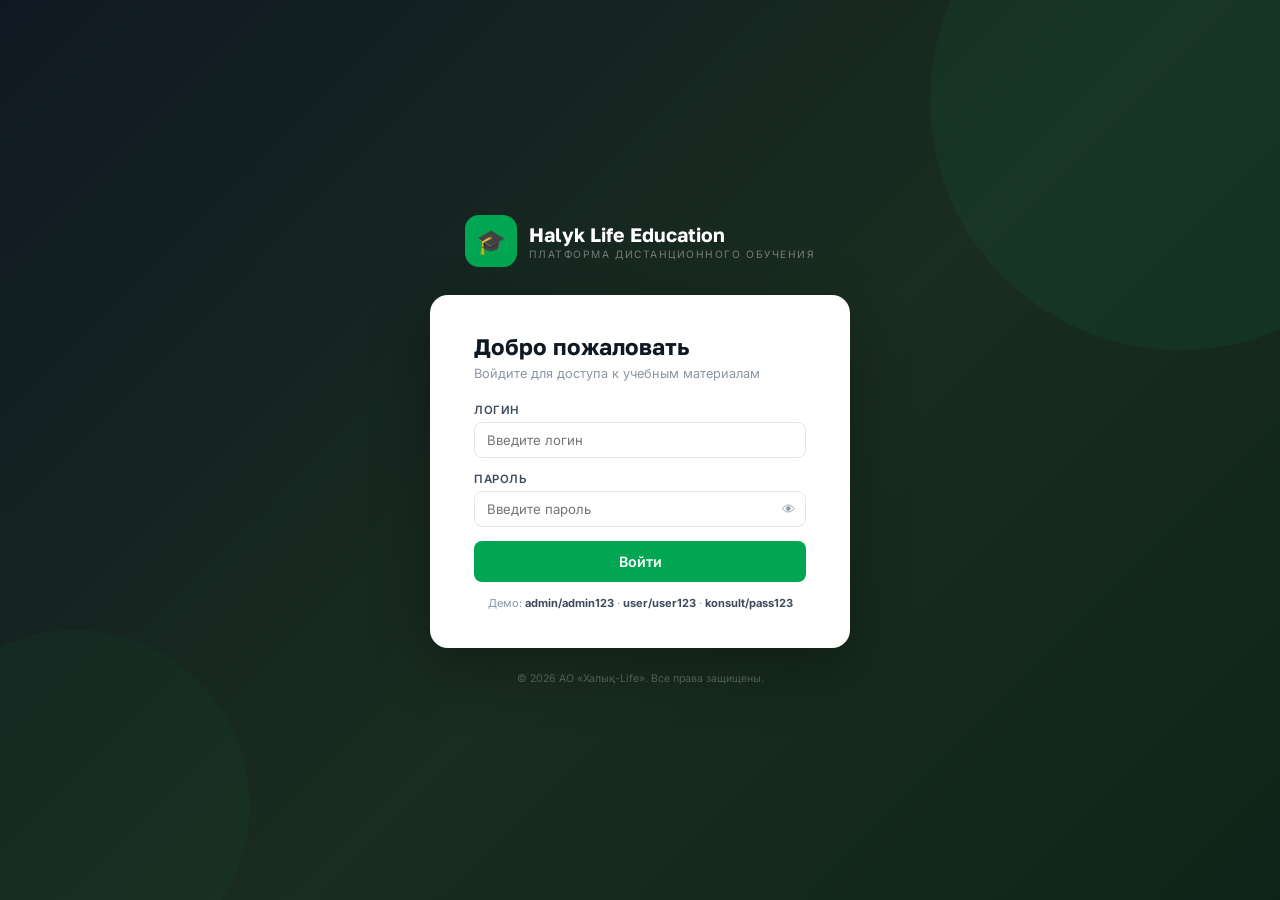
<file: index.html>
<!DOCTYPE html>
<html lang="ru">
<head>
<meta charset="UTF-8"/>
<meta name="viewport" content="width=device-width, initial-scale=1.0"/>
<title>Halyk Life Education</title>
<link rel="preconnect" href="https://fonts.googleapis.com"/>
<link href="https://fonts.googleapis.com/css2?family=Inter:wght@300;400;500;600;700;800&family=Golos+Text:wght@400;500;600;700;800&display=swap" rel="stylesheet"/>
<link rel="stylesheet" href="style.css"/>
</head>
<body>

<!-- ══ LOGIN ══════════════════════════════════ -->
<div id="screen-login" class="screen active">
  <div class="login-bg">
    <div class="login-brand">
      <div class="brand-mark">
        <div class="brand-icon">🎓</div>
        <div>
          <div class="brand-name">Halyk Life Education</div>
          <div class="brand-sub">ПЛАТФОРМА ДИСТАНЦИОННОГО ОБУЧЕНИЯ</div>
        </div>
      </div>
    </div>
    <div class="login-card">
      <h1 class="login-title">Добро пожаловать</h1>
      <p class="login-desc">Войдите для доступа к учебным материалам</p>
      <div id="login-err" class="login-err" style="display:none">Неверный логин или пароль</div>
      <div class="field"><label>Логин</label><input id="l-login" type="text" placeholder="Введите логин" autocomplete="username"/></div>
      <div class="field"><label>Пароль</label>
        <div class="pw-wrap"><input id="l-pass" type="password" placeholder="Введите пароль" autocomplete="current-password"/>
        <button class="pw-eye" onclick="togglePw()">👁</button></div>
      </div>
      <button class="btn btn-primary btn-full btn-lg" onclick="doLogin()">Войти</button>
      <div class="login-hint">Демо: <b>admin/admin123</b> · <b>user/user123</b> · <b>konsult/pass123</b></div>
    </div>
    <div class="login-footer">© 2026 АО «Халық-Life». Все права защищены.</div>
  </div>
</div>

<!-- ══ USER APP ════════════════════════════════ -->
<div id="screen-user" class="screen">
  <header class="topbar">
    <div class="tb-l">
      <button class="hamburger" onclick="toggleSide('user-side')"><span></span><span></span><span></span></button>
      <div class="topbar-brand">
        <div class="tb-icon">🎓</div>
        <div><div class="tb-name">Halyk Life Education</div></div>
      </div>
    </div>
    <div class="tb-r">
      <div class="xp-pill">⭐ <span id="u-xp">0</span> XP</div>
      <div class="streak-pill">🔥 <span id="u-streak">0</span></div>
      <div class="user-chip" onclick="toggleDrop('u-drop')">
        <div class="avatar" id="u-avatar">К</div>
        <span id="u-name">—</span>
        <div class="dropdown" id="u-drop">
          <div class="dd-item" onclick="uPage('progress')">📊 Прогресс</div>
          <div class="dd-item" onclick="uPage('certs')">🎓 Сертификаты</div>
          <div class="dd-sep"></div>
          <div class="dd-item red" onclick="doLogout()">Выйти</div>
        </div>
      </div>
    </div>
  </header>
  <div class="layout">
    <aside class="sidebar" id="user-side">
      <nav class="side-nav">
        <button class="sn-item" data-p="home" onclick="uPage('home')"><span>🏠</span>Главная</button>
        <button class="sn-item" data-p="my-courses" onclick="uPage('my-courses')"><span>📖</span>Мои курсы</button>
        <button class="sn-item" data-p="progress" onclick="uPage('progress')"><span>📊</span>Прогресс</button>
        <button class="sn-item" data-p="certs" onclick="uPage('certs')"><span>🏅</span>Сертификаты</button>
        <button class="sn-item" data-p="leaderboard" onclick="uPage('leaderboard')"><span>🏆</span>Рейтинг</button>
        <div class="sn-divider"></div>
        <div class="sn-label">Накопительное НСЖ</div>
        <div id="side-nsj"></div>
        <div class="sn-divider"></div>
        <div class="sn-label">Ненакопительное <span style="font-size:.65rem;color:var(--amber);background:#FEF3C7;padding:1px 5px;border-radius:6px">Скоро</span></div>
        <div id="side-nonsj"></div>
      </nav>
      <div class="side-footer">
        <div class="sf-user">
          <div class="avatar sm" id="side-av">К</div>
          <div><div id="side-uname" class="sf-name">—</div><div class="sf-role">Консультант</div></div>
        </div>
      </div>
    </aside>
    <main class="main" id="user-main">
      <div class="page" id="upage-home"></div>
      <div class="page" id="upage-my-courses"></div>
      <div class="page" id="upage-progress"></div>
      <div class="page" id="upage-certs"></div>
      <div class="page" id="upage-leaderboard"></div>
    </main>
  </div>
</div>

<!-- ══ LESSON SHELL ════════════════════════════ -->
<div id="lesson-shell" style="display:none;position:fixed;inset:0;background:#fff;z-index:800;display:none;flex-direction:column">
  <div class="lesson-bar">
    <button class="btn btn-ghost btn-sm" onclick="closeLesson()">← Выйти</button>
    <div class="lbar-prog">
      <div class="lbar-fill" id="lbar-fill"></div>
    </div>
    <span class="lbar-label" id="lbar-label">1/1</span>
    <div class="xp-pill" id="lbar-xp">⭐ 0</div>
  </div>
  <div class="lesson-body" id="lesson-body"></div>
  <div class="lesson-nav">
    <button class="btn btn-secondary" id="ls-prev" onclick="lsPrev()">← Назад</button>
    <button class="btn btn-primary" id="ls-next" onclick="lsNext()">Продолжить →</button>
  </div>
</div>

<!-- ══ ADMIN APP ═══════════════════════════════ -->
<div id="screen-admin" class="screen">
  <header class="topbar admin-topbar">
    <div class="tb-l">
      <button class="hamburger" onclick="toggleSide('admin-side')"><span style="background:rgba(255,255,255,.5)"></span><span style="background:rgba(255,255,255,.5)"></span><span style="background:rgba(255,255,255,.5)"></span></button>
      <div class="topbar-brand">
        <div class="tb-icon">🎓</div>
        <div><div class="tb-name" style="color:#fff">Halyk Life Education <span class="admin-badge">ADMIN</span></div></div>
      </div>
    </div>
    <div class="tb-r">
      <div class="notif-btn" onclick="toggleNotif()" id="notif-btn">
        🔔 <span class="notif-dot" id="notif-dot" style="display:none">3</span>
      </div>
      <div class="user-chip" onclick="toggleDrop('adm-drop')" style="color:rgba(255,255,255,.8)">
        <div class="avatar admin-av">А</div><span>Администратор</span>
        <div class="dropdown" id="adm-drop">
          <div class="dd-item red" onclick="doLogout()">Выйти</div>
        </div>
      </div>
    </div>
  </header>
  <div class="layout">
    <aside class="sidebar admin-sidebar" id="admin-side">
      <nav class="side-nav">
        <button class="sn-item" data-at="adm-dash" onclick="aTab('adm-dash')"><span>📊</span>Дашборд</button>
        <button class="sn-item" data-at="adm-users" onclick="aTab('adm-users')"><span>👥</span>Консультанты</button>
        <button class="sn-item" data-at="adm-catalog" onclick="aTab('adm-catalog')"><span>📚</span>Каталог курсов</button>
        <button class="sn-item" data-at="adm-content" onclick="aTab('adm-content')"><span>✏️</span>Контент</button>
        <button class="sn-item" data-at="adm-results" onclick="aTab('adm-results')"><span>🎯</span>Результаты</button>
        <button class="sn-item" data-at="adm-analytics" onclick="aTab('adm-analytics')"><span>📈</span>Аналитика</button>
        <button class="sn-item" data-at="adm-assign" onclick="aTab('adm-assign')"><span>📋</span>Назначения</button>
      </nav>
    </aside>
    <main class="main" id="admin-main">
      <div class="page" id="apage-adm-dash"></div>
      <div class="page" id="apage-adm-users"></div>
      <div class="page" id="apage-adm-catalog"></div>
      <div class="page" id="apage-adm-content"></div>
      <div class="page" id="apage-adm-results"></div>
      <div class="page" id="apage-adm-analytics"></div>
      <div class="page" id="apage-adm-assign"></div>
    </main>
  </div>
</div>

<!-- ══ NOTIFICATIONS PANEL ════════════════════ -->
<div id="notif-panel" class="notif-panel" style="display:none">
  <div class="notif-head">🔔 Уведомления <button onclick="clearNotifs()">Очистить</button></div>
  <div id="notif-list"></div>
</div>

<!-- ══ MODAL OVERLAY ══════════════════════════ -->
<div id="modal-overlay" class="modal-overlay" onclick="closeModal()" style="display:none"></div>

<!-- User Add/Edit Modal -->
<div id="modal-user" class="modal" style="display:none">
  <div class="modal-head"><h3 id="modal-user-h">Новый консультант</h3><button onclick="closeModal()">✕</button></div>
  <div class="modal-body">
    <input type="hidden" id="mu-id"/>
    <div class="field-row">
      <div class="field"><label>Имя *</label><input id="mu-first" type="text" placeholder="Айгерим"/></div>
      <div class="field"><label>Фамилия *</label><input id="mu-last" type="text" placeholder="Жакупова"/></div>
    </div>
    <div class="field"><label>Логин *</label><input id="mu-login" type="text" placeholder="a.jakupova"/></div>
    <div class="field"><label>Пароль *</label><input id="mu-pass" type="text" placeholder="Минимум 6 символов"/></div>
    <div class="field"><label>Email</label><input id="mu-email" type="email" placeholder="email@halyklife.kz"/></div>
    <div class="field"><label>Подразделение</label>
      <select id="mu-dept">
        <option>Алматы — Офис 1</option><option>Алматы — Офис 2</option>
        <option>Астана — Офис 1</option><option>Астана — Офис 2</option>
        <option>Шымкент</option><option>Атырау</option><option>Актобе</option>
      </select>
    </div>
    <div class="field"><label>Дедлайн обучения</label><input id="mu-deadline" type="date"/></div>
    <div class="field"><label>Статус</label>
      <select id="mu-status"><option value="active">Активен</option><option value="blocked">Заблокирован</option></select>
    </div>
    <div class="field">
      <label>Доступ к курсам</label>
      <div class="access-hint">Отметьте курсы, доступные этому консультанту</div>
      <div id="mu-courses" class="courses-checkboxes"></div>
    </div>
  </div>
  <div class="modal-foot">
    <button class="btn btn-secondary" onclick="closeModal()">Отмена</button>
    <button class="btn btn-primary" onclick="saveUser()">Сохранить</button>
  </div>
</div>

<!-- Course Edit Modal -->
<div id="modal-course" class="modal modal-lg" style="display:none">
  <div class="modal-head"><h3 id="modal-course-h">Редактировать курс</h3><button onclick="closeModal()">✕</button></div>
  <div class="modal-body">
    <input type="hidden" id="mc-id"/>
    <div class="field-row">
      <div class="field"><label>Название курса *</label><input id="mc-name" type="text"/></div>
      <div class="field"><label>Иконка</label><input id="mc-icon" type="text" maxlength="4" style="max-width:80px"/></div>
    </div>
    <div class="field"><label>Описание</label><textarea id="mc-desc" rows="3"></textarea></div>
    <div class="field-row">
      <div class="field"><label>Категория</label>
        <select id="mc-cat"><option value="nsj">НСЖ (Накопительное)</option><option value="nonsj">Ненакопительное</option><option value="general">Общее</option><option value="sales">Продажи</option></select>
      </div>
      <div class="field"><label>Статус</label>
        <select id="mc-status"><option value="active">Активен</option><option value="draft">Черновик</option><option value="wip">В разработке</option></select>
      </div>
    </div>
    <div class="field"><label>Цвет темы</label><input id="mc-color" type="color" value="#00A651"/></div>
  </div>
  <div class="modal-foot">
    <button class="btn btn-secondary" onclick="closeModal()">Отмена</button>
    <button class="btn btn-primary" onclick="saveCourse()">Сохранить</button>
  </div>
</div>

<!-- Module Edit Modal -->
<div id="modal-module" class="modal modal-lg" style="display:none">
  <div class="modal-head"><h3 id="modal-module-h">Редактировать модуль</h3><button onclick="closeModal()">✕</button></div>
  <div class="modal-body">
    <input type="hidden" id="mm-cid"/><input type="hidden" id="mm-mid"/>
    <div class="field"><label>Название модуля *</label><input id="mm-name" type="text"/></div>
    <div class="field"><label>Описание</label><textarea id="mm-desc" rows="2"></textarea></div>
    <div class="field-row">
      <div class="field"><label>Иконка</label><input id="mm-icon" type="text" maxlength="2" style="max-width:80px"/></div>
      <div class="field"><label>Цвет</label><input id="mm-color" type="color" value="#00A651"/></div>
      <div class="field"><label>Порядок №</label><input id="mm-order" type="number" min="1" value="1"/></div>
    </div>
  </div>
  <div class="modal-foot">
    <button class="btn btn-secondary" onclick="closeModal()">Отмена</button>
    <button class="btn btn-primary" onclick="saveModule()">Сохранить</button>
  </div>
</div>

<!-- Lesson Edit Modal -->
<div id="modal-lesson" class="modal modal-xl" style="display:none">
  <div class="modal-head"><h3 id="modal-lesson-h">Редактировать урок</h3><button onclick="closeModal()">✕</button></div>
  <div class="modal-body">
    <input type="hidden" id="ml-cid"/><input type="hidden" id="ml-mid"/><input type="hidden" id="ml-lid"/>
    <div class="field-row">
      <div class="field" style="flex:2"><label>Название урока *</label><input id="ml-title" type="text"/></div>
      <div class="field"><label>Тип</label>
        <select id="ml-type" onchange="toggleLessonFields()">
          <option value="story">📖 Урок</option>
          <option value="quiz">📝 Тест</option>
          <option value="case">💼 Кейс</option>
          <option value="simulator">🎭 Симулятор</option>
        </select>
      </div>
    </div>
    <div class="field-row">
      <div class="field"><label>Длительность (мин)</label><input id="ml-dur" type="number" min="1" value="5"/></div>
      <div class="field"><label>XP за урок</label><input id="ml-xp" type="number" min="10" value="50"/></div>
      <div class="field"><label>Баллы</label><input id="ml-pts" type="number" min="10" value="40"/></div>
      <div class="field"><label>Порядок №</label><input id="ml-order" type="number" min="1" value="1"/></div>
    </div>
    <div id="ml-story-area">
      <div class="field"><label>Вводный текст</label><textarea id="ml-intro" rows="3" placeholder="Краткое введение в тему урока..."></textarea></div>
      <div class="field"><label>Основной текст (из нормативных документов)</label><textarea id="ml-text" rows="8" placeholder="Вставьте текст из нормативных документов..."></textarea></div>
      <div class="field"><label>Ключевые тезисы (каждый с новой строки)</label><textarea id="ml-kp" rows="6" placeholder="• Тезис 1&#10;• Тезис 2"></textarea></div>
    </div>
    <div id="ml-quiz-area" style="display:none">
      <div class="field"><label>Вопросы (JSON формат)</label><textarea id="ml-questions" rows="12" placeholder='[{"text":"Вопрос?","options":["A","B","C","D"],"correct":0,"explanation":"Пояснение"}]'></textarea></div>
      <div style="font-size:.78rem;color:var(--muted);margin-top:5px">Формат: массив объектов с полями text, options[], correct (индекс), explanation</div>
    </div>
  </div>
  <div class="modal-foot">
    <button class="btn btn-secondary" onclick="closeModal()">Отмена</button>
    <button class="btn btn-primary" onclick="saveLesson()">Сохранить</button>
  </div>
</div>

<!-- Assignment Modal -->
<div id="modal-assign" class="modal" style="display:none">
  <div class="modal-head"><h3>Назначить курс</h3><button onclick="closeModal()">✕</button></div>
  <div class="modal-body">
    <div class="field"><label>Кому назначить</label>
      <select id="ass-who"><option value="all">Всем консультантам</option><option value="dept">По подразделению</option></select>
    </div>
    <div class="field"><label>Подразделение</label>
      <select id="ass-dept"><option>Алматы — Офис 1</option><option>Алматы — Офис 2</option><option>Астана — Офис 1</option><option>Астана — Офис 2</option><option>Шымкент</option><option>Атырау</option></select>
    </div>
    <div class="field"><label>Курс</label><select id="ass-course"></select></div>
    <div class="field"><label>Дедлайн</label><input id="ass-deadline" type="date"/></div>
    <div class="field"><label>Приоритет</label>
      <select id="ass-priority"><option value="mandatory">Обязательно</option><option value="recommended">Рекомендовано</option></select>
    </div>
  </div>
  <div class="modal-foot">
    <button class="btn btn-secondary" onclick="closeModal()">Отмена</button>
    <button class="btn btn-primary" onclick="saveAssignment()">Назначить</button>
  </div>
</div>

<div id="toast-wrap"></div>
<script src="db.js"></script>
<script src="app.js"></script>
</body>
</html>
</file>
<file: style.css>
:root{
  --g:#00A651;--gd:#007A3D;--gl:#E6F7EE;--gm:#C3EAD3;
  --ink:#0F1923;--slate:#3D4A5C;--muted:#8A96A3;--border:#E2E8EF;
  --mist:#F4F7F5;--white:#fff;
  --blue:#3B82F6;--purple:#8B5CF6;--red:#EF4444;--amber:#F59E0B;
  --pink:#EC4899;--teal:#14B8A6;
  --r:12px;--rs:8px;--shadow:0 2px 12px rgba(15,25,35,.07);
  --shadow-lg:0 8px 32px rgba(15,25,35,.14);--tr:.18s ease;
  --topH:60px;--sideW:252px;
}
*,*::before,*::after{box-sizing:border-box;margin:0;padding:0}
html{font-size:15px}
body{font-family:'Inter',sans-serif;background:var(--mist);color:var(--ink);-webkit-font-smoothing:antialiased}
h1,h2,h3,h4{font-family:'Golos Text',sans-serif;line-height:1.25}
::-webkit-scrollbar{width:5px;height:5px}
::-webkit-scrollbar-thumb{background:var(--border);border-radius:4px}

/* ── SCREENS ── */
.screen{display:none;flex-direction:column;min-height:100vh}
.screen.active{display:flex}

/* ── LOGIN ── */
.login-bg{flex:1;display:flex;flex-direction:column;align-items:center;justify-content:center;
  background:linear-gradient(135deg,#0F1923 0%,#1A2D1F 55%,#0D2518 100%);
  padding:24px;position:relative;overflow:hidden;min-height:100vh}
.login-bg::before{content:'';position:absolute;width:500px;height:500px;border-radius:50%;
  background:rgba(0,166,81,.07);top:-150px;right:-150px;pointer-events:none}
.login-bg::after{content:'';position:absolute;width:350px;height:350px;border-radius:50%;
  background:rgba(0,166,81,.04);bottom:-80px;left:-100px;pointer-events:none}
.login-brand{margin-bottom:28px;position:relative;z-index:1}
.brand-mark{display:flex;align-items:center;gap:12px;justify-content:center}
.brand-icon{width:52px;height:52px;background:var(--g);border-radius:14px;display:flex;align-items:center;justify-content:center;font-size:1.6rem;flex-shrink:0}
.brand-name{font-family:'Golos Text',sans-serif;font-size:1.3rem;font-weight:700;color:#fff}
.brand-sub{font-size:.68rem;letter-spacing:.15em;text-transform:uppercase;color:rgba(255,255,255,.4);margin-top:2px}
.login-card{background:#fff;border-radius:18px;padding:38px 44px;width:100%;max-width:420px;box-shadow:0 20px 60px rgba(0,0,0,.3);position:relative;z-index:1}
.login-title{font-size:1.5rem;font-weight:700;color:var(--ink);margin-bottom:4px}
.login-desc{font-size:.85rem;color:var(--muted);margin-bottom:22px}
.login-err{background:#FFF5F5;border:1px solid #FED7D7;color:var(--red);font-size:.82rem;padding:9px 12px;border-radius:var(--rs);margin-bottom:14px}
.login-hint{text-align:center;font-size:.74rem;color:var(--muted);margin-top:14px}
.login-hint b{color:var(--slate)}
.login-footer{margin-top:24px;font-size:.7rem;color:rgba(255,255,255,.25);position:relative;z-index:1}
.pw-wrap{position:relative}
.pw-wrap input{padding-right:40px}
.pw-eye{position:absolute;right:10px;top:50%;transform:translateY(-50%);background:none;border:none;cursor:pointer;color:var(--muted);font-size:.9rem}

/* ── TOPBAR ── */
.topbar{height:var(--topH);background:#fff;border-bottom:1px solid var(--border);display:flex;align-items:center;justify-content:space-between;padding:0 20px;position:sticky;top:0;z-index:200;box-shadow:0 1px 4px rgba(0,0,0,.05);flex-shrink:0}
.admin-topbar{background:var(--ink);border-color:rgba(255,255,255,.07)}
.tb-l,.tb-r{display:flex;align-items:center;gap:10px}
.topbar-brand{display:flex;align-items:center;gap:8px}
.tb-icon{width:32px;height:32px;background:var(--g);border-radius:8px;display:flex;align-items:center;justify-content:center;font-size:1rem;flex-shrink:0}
.tb-name{font-family:'Golos Text',sans-serif;font-size:.95rem;font-weight:700;color:var(--ink)}
.hamburger{display:none;flex-direction:column;gap:5px;background:none;border:none;cursor:pointer;padding:6px}
.hamburger span{display:block;width:20px;height:2px;background:var(--slate);border-radius:2px}
.xp-pill{display:flex;align-items:center;gap:5px;background:linear-gradient(135deg,#FFF7ED,#FEF3C7);border:1px solid #FDE68A;border-radius:20px;padding:4px 11px;font-size:.78rem;font-weight:700;color:#92400E}
.streak-pill{background:linear-gradient(135deg,#FFF1F2,#FFE4E6);border:1px solid #FECDD3;border-radius:20px;padding:4px 11px;font-size:.78rem;font-weight:700;color:#9F1239}
.admin-badge{font-size:.6rem;font-weight:700;background:rgba(0,166,81,.3);color:#4ADE80;padding:2px 6px;border-radius:5px;text-transform:uppercase;letter-spacing:.06em;vertical-align:middle;margin-left:6px}
.notif-btn{cursor:pointer;padding:6px 10px;border-radius:var(--rs);position:relative;font-size:1rem;color:rgba(255,255,255,.7);transition:background var(--tr)}
.notif-btn:hover{background:rgba(255,255,255,.08)}
.notif-dot{position:absolute;top:2px;right:2px;background:var(--red);color:#fff;font-size:.58rem;font-weight:700;border-radius:10px;padding:1px 4px}

/* ── LAYOUT ── */
.layout{display:flex;flex:1;overflow:hidden;height:calc(100vh - var(--topH))}
.sidebar{width:var(--sideW);min-width:var(--sideW);background:#fff;border-right:1px solid var(--border);display:flex;flex-direction:column;overflow-y:auto;transition:transform var(--tr)}
.admin-sidebar{background:var(--ink);border-color:rgba(255,255,255,.07)}
.side-nav{flex:1;padding:12px 10px}
.sn-item{display:flex;align-items:center;gap:9px;padding:9px 12px;border-radius:var(--rs);font-size:.85rem;color:var(--slate);font-weight:500;cursor:pointer;transition:all var(--tr);margin-bottom:2px;border:none;background:none;width:100%;text-align:left;font-family:'Inter',sans-serif}
.sn-item:hover{background:var(--mist);color:var(--ink)}
.sn-item.active{background:var(--gl);color:var(--gd);font-weight:600}
.admin-sidebar .sn-item{color:rgba(255,255,255,.55)}
.admin-sidebar .sn-item:hover{background:rgba(255,255,255,.06);color:#fff}
.admin-sidebar .sn-item.active{background:rgba(0,166,81,.18);color:#4ADE80}
.sn-item span{font-size:1rem;width:20px;text-align:center;flex-shrink:0}
.sn-divider{height:1px;background:var(--border);margin:8px 4px}
.sn-label{font-size:.67rem;font-weight:700;text-transform:uppercase;letter-spacing:.1em;color:var(--muted);padding:5px 12px 5px}
.side-footer{padding:12px 10px;border-top:1px solid var(--border)}
.sf-user{display:flex;align-items:center;gap:9px}
.sf-name{font-size:.83rem;font-weight:600;color:var(--ink)}
.sf-role{font-size:.71rem;color:var(--muted)}
.main{flex:1;overflow-y:auto}
.page{display:none;padding:26px 28px;max-width:1080px}
.page.active{display:block}

/* ── USER CHIP / DROPDOWN ── */
.user-chip{display:flex;align-items:center;gap:7px;cursor:pointer;padding:5px 10px;border-radius:var(--rs);font-size:.84rem;color:var(--slate);position:relative;user-select:none;border:none;background:none;font-family:inherit;transition:background var(--tr)}
.user-chip:hover{background:var(--mist)}
.admin-topbar .user-chip:hover{background:rgba(255,255,255,.07)}
.avatar{width:30px;height:30px;border-radius:50%;background:var(--g);color:#fff;display:flex;align-items:center;justify-content:center;font-size:.77rem;font-weight:700;flex-shrink:0}
.avatar.sm{width:26px;height:26px;font-size:.72rem}
.avatar.admin-av{background:rgba(255,255,255,.18)}
.dropdown{position:absolute;top:calc(100%+6px);right:0;background:#fff;border:1px solid var(--border);border-radius:var(--r);min-width:170px;box-shadow:var(--shadow-lg);display:none;z-index:400;overflow:hidden}
.dropdown.open{display:block}
.dd-item{padding:10px 16px;font-size:.85rem;color:var(--slate);cursor:pointer;transition:background var(--tr)}
.dd-item:hover{background:var(--mist);color:var(--ink)}
.dd-item.red{color:var(--red)}
.dd-item.red:hover{background:#FFF5F5}
.dd-sep{height:1px;background:var(--border);margin:4px 0}

/* ── BUTTONS ── */
.btn{display:inline-flex;align-items:center;gap:6px;padding:9px 18px;border-radius:var(--rs);font-family:'Inter',sans-serif;font-size:.86rem;font-weight:600;cursor:pointer;transition:all var(--tr);border:none;white-space:nowrap;text-decoration:none}
.btn-primary{background:var(--g);color:#fff}
.btn-primary:hover{background:var(--gd)}
.btn-primary:disabled{background:var(--muted);cursor:not-allowed}
.btn-secondary{background:#fff;color:var(--slate);border:1.5px solid var(--border)}
.btn-secondary:hover{border-color:var(--slate);color:var(--ink)}
.btn-secondary:disabled{opacity:.4;cursor:not-allowed}
.btn-ghost{background:none;color:var(--muted);border:1px solid transparent}
.btn-ghost:hover{background:var(--mist);color:var(--slate)}
.btn-danger{background:none;color:var(--red);border:1px solid #FECACA}
.btn-danger:hover{background:#FFF5F5}
.btn-warn{background:none;color:var(--amber);border:1px solid #FDE68A}
.btn-warn:hover{background:#FFFBEB}
.btn-sm{padding:5px 11px;font-size:.78rem}
.btn-lg{padding:12px 24px;font-size:.95rem}
.btn-full{width:100%;justify-content:center}

/* ── FIELDS ── */
.field{margin-bottom:14px}
.field label{display:block;font-size:.76rem;font-weight:600;color:var(--slate);text-transform:uppercase;letter-spacing:.05em;margin-bottom:5px}
.field input,.field select,.field textarea{width:100%;padding:9px 12px;border:1.5px solid var(--border);border-radius:var(--rs);font-family:'Inter',sans-serif;font-size:.88rem;color:var(--ink);background:#fff;outline:none;transition:border-color var(--tr),box-shadow var(--tr)}
.field input:focus,.field select:focus,.field textarea:focus{border-color:var(--g);box-shadow:0 0 0 3px rgba(0,166,81,.1)}
.field textarea{resize:vertical;min-height:80px}
.field-row{display:grid;grid-template-columns:1fr 1fr;gap:12px}

/* ── STAT CARDS ── */
.stats-grid{display:grid;grid-template-columns:repeat(auto-fill,minmax(170px,1fr));gap:12px;margin-bottom:22px}
.stat-card{background:#fff;border:1px solid var(--border);border-radius:var(--r);padding:16px 20px}
.stat-card.green{border-color:var(--gm);background:linear-gradient(135deg,#fff,var(--gl))}
.stat-icon{font-size:1.3rem;margin-bottom:7px}
.stat-val{font-size:1.5rem;font-weight:800;color:var(--ink)}
.stat-card.green .stat-val{color:var(--g)}
.stat-lab{font-size:.76rem;color:var(--muted);margin-top:2px}

/* ── SECTION TITLE ── */
.section-title{font-size:.95rem;font-weight:700;color:var(--ink);margin-bottom:14px;display:flex;align-items:center;gap:8px}
.view-header{display:flex;align-items:flex-start;justify-content:space-between;gap:16px;margin-bottom:22px}
.view-header h2{font-size:1.4rem;font-weight:800;color:var(--ink)}
.view-header p{font-size:.85rem;color:var(--muted);margin-top:3px}

/* ── COURSE CARDS ── */
.courses-grid{display:grid;grid-template-columns:repeat(auto-fill,minmax(270px,1fr));gap:16px}
.course-card{background:#fff;border:1px solid var(--border);border-radius:var(--r);padding:20px;cursor:pointer;transition:all var(--tr);position:relative;overflow:hidden}
.course-card::before{content:'';position:absolute;left:0;top:0;bottom:0;width:4px;background:var(--cc,var(--g));opacity:0;transition:opacity var(--tr)}
.course-card:hover{box-shadow:var(--shadow);transform:translateY(-2px);border-color:var(--cc,var(--gm))}
.course-card:hover::before{opacity:1}
.course-card.wip{opacity:.65;cursor:default}
.course-card.wip:hover{transform:none;box-shadow:none}
.cc-icon{font-size:1.9rem;margin-bottom:11px}
.cc-badge{display:inline-block;padding:2px 8px;border-radius:20px;font-size:.69rem;font-weight:700;text-transform:uppercase;letter-spacing:.05em;margin-bottom:7px}
.cc-name{font-size:.98rem;font-weight:700;color:var(--ink);margin-bottom:6px}
.cc-desc{font-size:.8rem;color:var(--muted);line-height:1.5;margin-bottom:12px}
.cc-meta{display:flex;gap:12px;font-size:.75rem;color:var(--muted);border-top:1px solid var(--border);padding-top:11px}
.wip-overlay{position:absolute;inset:0;display:flex;align-items:center;justify-content:center;background:rgba(255,255,255,.6);border-radius:var(--r);backdrop-filter:blur(1px);font-size:.82rem;font-weight:700;color:var(--amber)}
.prog-bar{height:5px;background:var(--mist);border-radius:5px;overflow:hidden;margin-top:10px}
.prog-fill{height:100%;border-radius:5px;transition:width .5s ease}
.prog-label{font-size:.73rem;color:var(--muted);margin-top:4px}

/* ── CATEGORY SECTION ── */
.cat-section{margin-bottom:32px}
.cat-header{display:flex;align-items:center;justify-content:space-between;margin-bottom:16px;padding-bottom:10px;border-bottom:2px solid var(--g)}
.cat-title{font-size:1.1rem;font-weight:700;color:var(--ink)}
.cat-badge{font-size:.72rem;background:var(--gl);color:var(--gd);padding:3px 10px;border-radius:20px;font-weight:600}

/* ── MODULE CARDS ── */
.module-list{display:flex;flex-direction:column;gap:10px}
.module-row{background:#fff;border:1px solid var(--border);border-radius:var(--r);padding:16px 20px;cursor:pointer;transition:all var(--tr);display:flex;align-items:center;gap:14px}
.module-row:hover{box-shadow:var(--shadow);border-color:var(--gm)}
.module-row.done{border-color:var(--gm)}
.mr-icon{width:42px;height:42px;border-radius:10px;display:flex;align-items:center;justify-content:center;font-size:1.2rem;flex-shrink:0}
.mr-info{flex:1}
.mr-name{font-size:.92rem;font-weight:700;color:var(--ink);margin-bottom:3px}
.mr-desc{font-size:.78rem;color:var(--muted)}
.mr-meta{display:flex;gap:14px;margin-top:7px;font-size:.74rem;color:var(--muted)}
.mr-right{text-align:right;flex-shrink:0}
.mr-pct{font-size:.9rem;font-weight:800;color:var(--g)}
.lesson-list{margin-top:12px;padding-left:8px}
.lesson-row{display:flex;align-items:center;gap:10px;padding:8px 12px;border-radius:var(--rs);cursor:pointer;transition:background var(--tr)}
.lesson-row:hover{background:var(--mist)}
.lesson-row.done .lr-num{background:var(--g);color:#fff}
.lesson-row.active .lr-num{background:var(--gd);color:#fff}
.lr-num{width:24px;height:24px;border-radius:50%;background:var(--border);color:var(--muted);font-size:.68rem;font-weight:700;display:flex;align-items:center;justify-content:center;flex-shrink:0}
.lr-name{font-size:.84rem;color:var(--slate);flex:1}
.lr-type{font-size:.72rem;color:var(--muted)}

/* ── LESSON SHELL ── */
.lesson-bar{height:52px;border-bottom:1px solid var(--border);display:flex;align-items:center;gap:12px;padding:0 20px;flex-shrink:0}
.lbar-prog{flex:1;height:6px;background:var(--mist);border-radius:6px;overflow:hidden}
.lbar-fill{height:100%;background:var(--g);border-radius:6px;transition:width .4s ease}
.lbar-label{font-size:.75rem;color:var(--muted);white-space:nowrap}
.lesson-body{flex:1;overflow-y:auto;padding:28px 24px;max-width:760px;margin:0 auto;width:100%}
.lesson-nav{padding:14px 20px;border-top:1px solid var(--border);display:flex;justify-content:space-between;flex-shrink:0}
.lesson-title-wrap{margin-bottom:18px}
.lesson-eyebrow{font-size:.7rem;font-weight:700;text-transform:uppercase;letter-spacing:.1em;color:var(--g);margin-bottom:5px}
.lesson-title{font-size:1.4rem;font-weight:800;color:var(--ink);margin-bottom:6px}
.lesson-meta-row{display:flex;gap:14px;font-size:.77rem;color:var(--muted)}
.lesson-intro{font-size:.95rem;color:var(--slate);line-height:1.72;padding:18px 22px;background:var(--mist);border-left:4px solid var(--g);border-radius:0 var(--rs) var(--rs) 0;margin-bottom:22px}
.block{margin-bottom:20px}
.block-highlight{background:linear-gradient(135deg,var(--gl),#fff);border:1px solid var(--gm);border-radius:var(--r);padding:18px 22px;display:flex;gap:13px}
.bh-icon{font-size:1.4rem;flex-shrink:0}
.bh-title{font-size:.88rem;font-weight:700;color:var(--gd);margin-bottom:5px}
.bh-text{font-size:.88rem;color:var(--slate);line-height:1.65}
.block-vnd{background:var(--mist);border-left:4px solid var(--g);border-radius:0 var(--rs) var(--rs) 0;padding:18px 22px;margin-bottom:20px}
.vnd-label{font-size:.67rem;font-weight:700;text-transform:uppercase;letter-spacing:.1em;color:var(--gd);margin-bottom:7px}
.vnd-text{font-size:.88rem;color:var(--slate);line-height:1.75}
.block-kp .kp-title{font-size:.88rem;font-weight:700;color:var(--ink);margin-bottom:10px}
.kp-item{display:flex;align-items:flex-start;gap:8px;padding:8px 0;border-bottom:1px solid var(--border);font-size:.85rem;color:var(--slate)}
.kp-item:last-child{border-bottom:none}
.kp-item::before{content:'✓';color:var(--g);font-weight:700;flex-shrink:0}
.block-cards{display:grid;grid-template-columns:repeat(auto-fill,minmax(220px,1fr));gap:10px;margin-bottom:18px}
.info-card{background:#fff;border:1px solid var(--border);border-radius:var(--rs);padding:14px}
.ic-icon{font-size:1.2rem;margin-bottom:7px}
.ic-label{font-size:.72rem;color:var(--muted);text-transform:uppercase;letter-spacing:.05em}
.ic-value{font-size:.92rem;font-weight:700;color:var(--ink);margin-top:3px}
.block-warning{background:#FFF5F5;border:1px solid #FECACA;border-radius:var(--r);padding:16px 20px}
.bw-title{font-size:.85rem;font-weight:700;color:var(--red);margin-bottom:9px}
.bw-item{font-size:.84rem;color:#7F1D1D;padding:5px 0;border-bottom:1px solid #FEE2E2;display:flex;gap:8px}
.bw-item:last-child{border-bottom:none}
.bw-item::before{content:'✗';color:var(--red);font-weight:700;flex-shrink:0}
.block-tip{background:linear-gradient(135deg,#EFF6FF,#DBEAFE);border:1px solid #BFDBFE;border-radius:var(--r);padding:16px 20px;display:flex;gap:11px}
.bt-title{font-size:.82rem;font-weight:700;color:#1E40AF;margin-bottom:4px}
.bt-text{font-size:.85rem;color:#1E3A8A;line-height:1.6;font-style:italic}
.block-two-col{display:grid;grid-template-columns:1fr 1fr;gap:12px;margin-bottom:18px}
.tc-card{background:#fff;border:1.5px solid var(--border);border-radius:var(--r);padding:16px}
.tc-head{display:flex;align-items:center;gap:8px;margin-bottom:10px;padding-bottom:8px;border-bottom:1px solid var(--border)}
.tc-title{font-size:.88rem;font-weight:700}
.tc-item{font-size:.82rem;color:var(--slate);padding:5px 0;border-bottom:1px solid var(--border);display:flex;gap:7px}
.tc-item:last-child{border-bottom:none}
.tc-item::before{content:'→';color:var(--g);font-weight:700;flex-shrink:0}
.block-formula{background:var(--ink);color:#fff;border-radius:var(--r);padding:20px 26px;text-align:center;margin-bottom:18px}
.bf-label{font-size:.7rem;font-weight:700;text-transform:uppercase;letter-spacing:.1em;color:rgba(255,255,255,.5);margin-bottom:8px}
.bf-formula{font-size:1.05rem;font-weight:700;color:#4ADE80;font-family:'Golos Text',sans-serif;margin-bottom:6px}
.bf-note{font-size:.78rem;color:rgba(255,255,255,.55)}
.block-table{background:#fff;border:1px solid var(--border);border-radius:var(--r);overflow:hidden;margin-bottom:18px}
.bt-row{display:grid;padding:11px 16px;border-bottom:1px solid var(--border);font-size:.84rem}
.bt-row:last-child{border-bottom:none}
.bt-row.head{background:var(--mist);font-weight:700;font-size:.75rem;text-transform:uppercase;letter-spacing:.05em;color:var(--muted)}
.bt-row:not(.head):nth-child(even){background:var(--mist)}
.block-new{background:linear-gradient(135deg,#EEF2FF,#E0E7FF);border:1.5px solid #C7D2FE;border-radius:var(--r);padding:16px 20px;margin-bottom:18px}
.bn-title{font-size:.84rem;font-weight:700;color:#3730A3;margin-bottom:5px}
.bn-text{font-size:.83rem;color:#3730A3;opacity:.85;line-height:1.6}
.block-sales{background:linear-gradient(135deg,#F0FDF4,#DCFCE7);border:1.5px solid var(--gm);border-radius:var(--r);padding:16px 20px;display:flex;gap:11px;margin-bottom:18px}
.bs-title{font-size:.82rem;font-weight:700;color:var(--gd);margin-bottom:4px}
.bs-text{font-size:.85rem;color:#14532D;line-height:1.6;font-style:italic}

/* ── QUIZ ── */
.quiz-wrap{max-width:620px;margin:0 auto}
.q-progress{display:flex;align-items:center;gap:10px;margin-bottom:18px}
.q-num{font-size:.77rem;color:var(--muted);white-space:nowrap}
.q-card{background:#fff;border:1px solid var(--border);border-radius:var(--r);padding:22px;margin-bottom:14px}
.q-text{font-size:.98rem;font-weight:700;color:var(--ink);line-height:1.5;margin-bottom:16px}
.opts{display:flex;flex-direction:column;gap:9px}
.opt{display:flex;align-items:center;gap:11px;padding:11px 15px;border:1.5px solid var(--border);border-radius:var(--rs);cursor:pointer;transition:all var(--tr)}
.opt:hover{border-color:var(--gm);background:var(--gl)}
.opt.selected{border-color:var(--g);background:var(--gl)}
.opt.correct{border-color:var(--g);background:#D1FAE5;pointer-events:none}
.opt.wrong{border-color:var(--red);background:#FEE2E2;pointer-events:none}
.opt-dot{width:17px;height:17px;border-radius:50%;border:2px solid var(--border);flex-shrink:0;transition:all var(--tr)}
.opt.selected .opt-dot,.opt.correct .opt-dot{border-color:var(--g);background:var(--g)}
.opt.wrong .opt-dot{border-color:var(--red);background:var(--red)}
.opt-text{font-size:.88rem;color:var(--slate)}
.q-explain{font-size:.83rem;background:var(--mist);border-radius:var(--rs);padding:11px 14px;border-left:3px solid var(--g);margin-top:9px;display:none;line-height:1.6}
.q-explain.show{display:block}

/* ── COMPLETION ── */
.completion{text-align:center;padding:50px 24px;max-width:520px;margin:0 auto}
.compl-icon{font-size:4rem;margin-bottom:14px;animation:pop .5s ease}
@keyframes pop{0%,100%{transform:scale(1)}50%{transform:scale(1.15)}}
.compl-title{font-size:1.7rem;font-weight:800;color:var(--ink);margin-bottom:7px}
.compl-sub{font-size:.9rem;color:var(--muted);margin-bottom:20px}
.compl-pts{display:inline-flex;align-items:center;gap:8px;background:linear-gradient(135deg,var(--g),var(--gd));color:#fff;border-radius:20px;padding:9px 20px;font-size:.95rem;font-weight:800;margin-bottom:20px}
.compl-actions{display:flex;gap:10px;justify-content:center;flex-wrap:wrap}

/* ── PROGRESS ── */
.prog-course-row{background:#fff;border:1px solid var(--border);border-radius:var(--r);padding:16px 20px;margin-bottom:11px}
.pcr-head{display:flex;justify-content:space-between;align-items:center;margin-bottom:9px}
.pcr-name{font-size:.9rem;font-weight:600;color:var(--ink)}
.pcr-pct{font-size:.82rem;font-weight:700;color:var(--g)}
.pcr-meta{display:flex;gap:16px;margin-top:7px;font-size:.74rem;color:var(--muted)}

/* ── CERTS ── */
.certs-grid{display:grid;grid-template-columns:repeat(auto-fill,minmax(260px,1fr));gap:14px}
.cert-card{background:linear-gradient(135deg,#fff 60%,var(--gl));border:1.5px solid var(--gm);border-radius:var(--r);padding:22px;position:relative;overflow:hidden}
.cert-card::after{content:'🏆';position:absolute;right:14px;top:12px;font-size:1.8rem;opacity:.15}
.cert-badge{font-size:.72rem;font-weight:700;background:var(--gl);color:var(--gd);padding:2px 8px;border-radius:10px;display:inline-block;margin-bottom:7px}
.cert-name{font-size:.95rem;font-weight:700;color:var(--ink);margin-bottom:5px}
.cert-score{font-size:1.6rem;font-weight:800;color:var(--g);margin:8px 0 4px}
.cert-date{font-size:.74rem;color:var(--muted)}

/* ── LEADERBOARD ── */
.lb-row{display:flex;align-items:center;gap:11px;padding:11px 15px;border-radius:var(--r);background:#fff;border:1px solid var(--border);margin-bottom:8px;transition:box-shadow var(--tr)}
.lb-row:hover{box-shadow:var(--shadow)}
.lb-row.me{border-color:var(--gm);background:var(--gl)}
.lb-rank{width:26px;text-align:center;font-size:.9rem;font-weight:800;color:var(--muted)}
.lb-av{width:34px;height:34px;border-radius:50%;background:var(--g);color:#fff;display:flex;align-items:center;justify-content:center;font-size:.82rem;font-weight:700;flex-shrink:0}
.lb-info{flex:1}
.lb-name{font-size:.88rem;font-weight:600;color:var(--ink)}
.lb-dept{font-size:.72rem;color:var(--muted)}
.lb-pts{font-size:.95rem;font-weight:800;color:var(--g)}

/* ── ACHIEVEMENTS ── */
.ach-grid{display:grid;grid-template-columns:repeat(auto-fill,minmax(190px,1fr));gap:11px}
.ach-card{background:#fff;border:1px solid var(--border);border-radius:var(--r);padding:16px;text-align:center}
.ach-card.earned{border-color:var(--gm);background:var(--gl)}
.ach-card.locked{opacity:.4;filter:grayscale(.8)}
.ach-icon{font-size:1.8rem;margin-bottom:7px}
.ach-name{font-size:.84rem;font-weight:700;color:var(--ink);margin-bottom:3px}
.ach-desc{font-size:.74rem;color:var(--muted);line-height:1.4}
.ach-pts{font-size:.73rem;font-weight:700;color:var(--g);margin-top:5px}

/* ── ADMIN TABLE ── */
.table-wrap{background:#fff;border:1px solid var(--border);border-radius:var(--r);overflow:hidden;overflow-x:auto}
.adm-table{width:100%;border-collapse:collapse;min-width:700px}
.adm-table th{text-align:left;padding:10px 15px;font-size:.7rem;font-weight:700;text-transform:uppercase;letter-spacing:.07em;color:var(--muted);background:var(--mist);border-bottom:1px solid var(--border)}
.adm-table td{padding:12px 15px;font-size:.85rem;color:var(--slate);border-bottom:1px solid var(--border);vertical-align:middle}
.adm-table tr:last-child td{border-bottom:none}
.adm-table tr:hover td{background:#fafbfb}
.actions-cell{display:flex;gap:6px;flex-wrap:wrap}
.status-badge{display:inline-block;padding:2px 9px;border-radius:20px;font-size:.7rem;font-weight:700}
.sb-active{background:var(--gl);color:var(--gd)}
.sb-blocked{background:#FEE2E2;color:#7F1D1D}
.sb-draft{background:#FEF3C7;color:#78350F}
.sb-wip{background:#E0E7FF;color:#3730A3}

/* ── ADMIN FILTER BAR ── */
.filter-bar{display:flex;gap:10px;margin-bottom:16px;flex-wrap:wrap;align-items:center}
.filter-bar input,.filter-bar select{padding:8px 11px;border:1.5px solid var(--border);border-radius:var(--rs);font-size:.84rem;outline:none;background:#fff;color:var(--ink)}
.filter-bar input:focus,.filter-bar select:focus{border-color:var(--g)}
.filter-search{min-width:240px}

/* ── CONTENT EDITOR ── */
.content-tree{display:grid;grid-template-columns:280px 1fr;gap:20px}
.tree-panel{background:#fff;border:1px solid var(--border);border-radius:var(--r);overflow:hidden}
.tree-header{padding:14px 16px;border-bottom:1px solid var(--border);font-weight:700;font-size:.9rem;display:flex;justify-content:space-between;align-items:center;background:var(--mist)}
.tree-item{padding:10px 14px;border-bottom:1px solid var(--border);cursor:pointer;transition:background var(--tr);display:flex;align-items:center;gap:9px;font-size:.85rem}
.tree-item:hover{background:var(--mist)}
.tree-item.active{background:var(--gl);color:var(--gd);font-weight:600}
.tree-item.sub{padding-left:30px;font-size:.8rem}
.tree-item.sub2{padding-left:46px;font-size:.77rem;color:var(--muted)}
.detail-panel{background:#fff;border:1px solid var(--border);border-radius:var(--r);padding:22px}
.detail-empty{text-align:center;padding:60px 20px;color:var(--muted)}

/* ── MODALS ── */
.modal-overlay{position:fixed;inset:0;background:rgba(0,0,0,.45);z-index:600;backdrop-filter:blur(2px)}
.modal{position:fixed;top:50%;left:50%;transform:translate(-50%,-50%);background:#fff;border-radius:16px;width:90%;max-width:500px;max-height:92vh;overflow-y:auto;z-index:700;box-shadow:var(--shadow-lg)}
.modal-lg{max-width:620px}
.modal-xl{max-width:750px}
.modal-head{display:flex;align-items:center;justify-content:space-between;padding:18px 22px 14px;border-bottom:1px solid var(--border)}
.modal-head h3{font-size:1rem;font-weight:700;color:var(--ink)}
.modal-head button{background:none;border:none;cursor:pointer;color:var(--muted);font-size:1rem;padding:3px 8px;border-radius:4px}
.modal-head button:hover{background:var(--mist)}
.modal-body{padding:18px 22px}
.modal-foot{padding:14px 22px 18px;border-top:1px solid var(--border);display:flex;justify-content:flex-end;gap:10px}
.access-hint{font-size:.76rem;color:var(--muted);margin-bottom:9px}
.courses-checkboxes{max-height:180px;overflow-y:auto;border:1px solid var(--border);border-radius:var(--rs);padding:10px 12px}
.check-item{display:flex;align-items:center;gap:8px;cursor:pointer;font-size:.86rem;color:var(--slate);padding:4px 0}
.check-item input{accent-color:var(--g);width:15px;height:15px;cursor:pointer}

/* ── NOTIFICATIONS ── */
.notif-panel{position:fixed;top:68px;right:18px;width:330px;background:#fff;border:1px solid var(--border);border-radius:var(--r);box-shadow:var(--shadow-lg);z-index:500;max-height:420px;overflow-y:auto}
.notif-head{padding:12px 16px;border-bottom:1px solid var(--border);font-weight:700;font-size:.88rem;display:flex;justify-content:space-between;align-items:center}
.notif-head button{background:none;border:none;font-size:.74rem;color:var(--muted);cursor:pointer}
.notif-item{padding:10px 14px;border-bottom:1px solid var(--border);display:flex;gap:9px}
.notif-item:last-child{border-bottom:none}
.ni-icon{font-size:1rem;flex-shrink:0}
.ni-text{font-size:.82rem;color:var(--ink);line-height:1.45}
.ni-time{font-size:.7rem;color:var(--muted);margin-top:2px}

/* ── ASSIGNMENT CARDS ── */
.assign-card{background:#fff;border:1px solid var(--border);border-radius:var(--r);padding:18px 22px;margin-bottom:11px;display:flex;align-items:center;gap:16px}
.ac-icon{font-size:1.4rem;flex-shrink:0}
.ac-info{flex:1}
.ac-title{font-size:.9rem;font-weight:700;color:var(--ink);margin-bottom:3px}
.ac-meta{font-size:.76rem;color:var(--muted)}
.ac-deadline{font-size:.84rem;font-weight:700}
.ac-deadline.urgent{color:var(--red)}
.ac-deadline.soon{color:var(--amber)}
.ac-deadline.ok{color:var(--g)}

/* ── TOAST ── */
#toast-wrap{position:fixed;bottom:20px;right:20px;z-index:999;display:flex;flex-direction:column;gap:8px}
.toast{padding:11px 17px;border-radius:var(--rs);font-size:.85rem;font-weight:600;box-shadow:var(--shadow-lg);animation:slideIn .2s ease;display:flex;align-items:center;gap:8px;max-width:320px}
.toast.info{background:var(--ink);color:#fff}
.toast.success{background:var(--gd);color:#fff}
.toast.points{background:linear-gradient(135deg,#F59E0B,#D97706);color:#fff}
.toast.error{background:var(--red);color:#fff}
@keyframes slideIn{from{transform:translateX(20px);opacity:0}to{transform:translateX(0);opacity:1}}

/* ── HERO BANNER ── */
.hero-banner{background:linear-gradient(135deg,#0F1923,#1a3a24);border-radius:14px;padding:26px 30px;color:#fff;margin-bottom:22px;position:relative;overflow:hidden}
.hero-banner::before{content:'🎓';position:absolute;right:20px;top:50%;transform:translateY(-50%);font-size:4.5rem;opacity:.1}
.hb-ey{font-size:.68rem;font-weight:700;text-transform:uppercase;letter-spacing:.12em;color:rgba(255,255,255,.45);margin-bottom:6px}
.hb-title{font-size:1.4rem;font-weight:800;margin-bottom:6px}
.hb-sub{font-size:.86rem;color:rgba(255,255,255,.65);margin-bottom:16px;max-width:480px}
.hb-stats{display:flex;gap:20px}
.hbs-val{font-size:1.4rem;font-weight:800;color:#4ADE80}
.hbs-lab{font-size:.7rem;color:rgba(255,255,255,.5);margin-top:1px}

/* ── ANALYTICS CHARTS (CSS-based) ── */
.bar-chart{display:flex;align-items:flex-end;gap:8px;height:160px;padding:0 4px}
.bar-col{flex:1;display:flex;flex-direction:column;align-items:center;gap:4px}
.bar{width:100%;border-radius:5px 5px 0 0;background:var(--g);transition:height .5s ease;min-height:4px}
.bar-val{font-size:.7rem;font-weight:700;color:var(--g)}
.bar-lbl{font-size:.68rem;color:var(--muted)}

/* ── UTILITY ── */
.hidden{display:none!important}
.empty{text-align:center;padding:50px 20px;color:var(--muted)}
.empty span{font-size:2.5rem;display:block;margin-bottom:11px}
.tag{display:inline-block;padding:2px 8px;border-radius:10px;font-size:.72rem;font-weight:600}
.tag-nsj{background:var(--gl);color:var(--gd)}
.tag-sales{background:#FEF3C7;color:#78350F}
.tag-general{background:#E0E7FF;color:#3730A3}
.tag-wip{background:#F1F5F9;color:var(--muted)}

/* ── RESPONSIVE ── */
@media(max-width:960px){
  .sidebar{position:fixed;left:calc(0px - var(--sideW));top:0;bottom:0;height:100vh;z-index:300}
  .sidebar.open{left:0;box-shadow:var(--shadow-lg)}
  .hamburger{display:flex}
  .page{padding:16px 14px}
  .field-row{grid-template-columns:1fr}
  .block-two-col,.block-cards{grid-template-columns:1fr}
  .content-tree{grid-template-columns:1fr}
  .stats-grid{grid-template-columns:repeat(2,1fr)}
  .courses-grid{grid-template-columns:1fr}
}
@media(max-width:600px){
  .hb-stats{gap:12px}
  .ach-grid{grid-template-columns:repeat(2,1fr)}
  .certs-grid{grid-template-columns:1fr}
}
</file>
